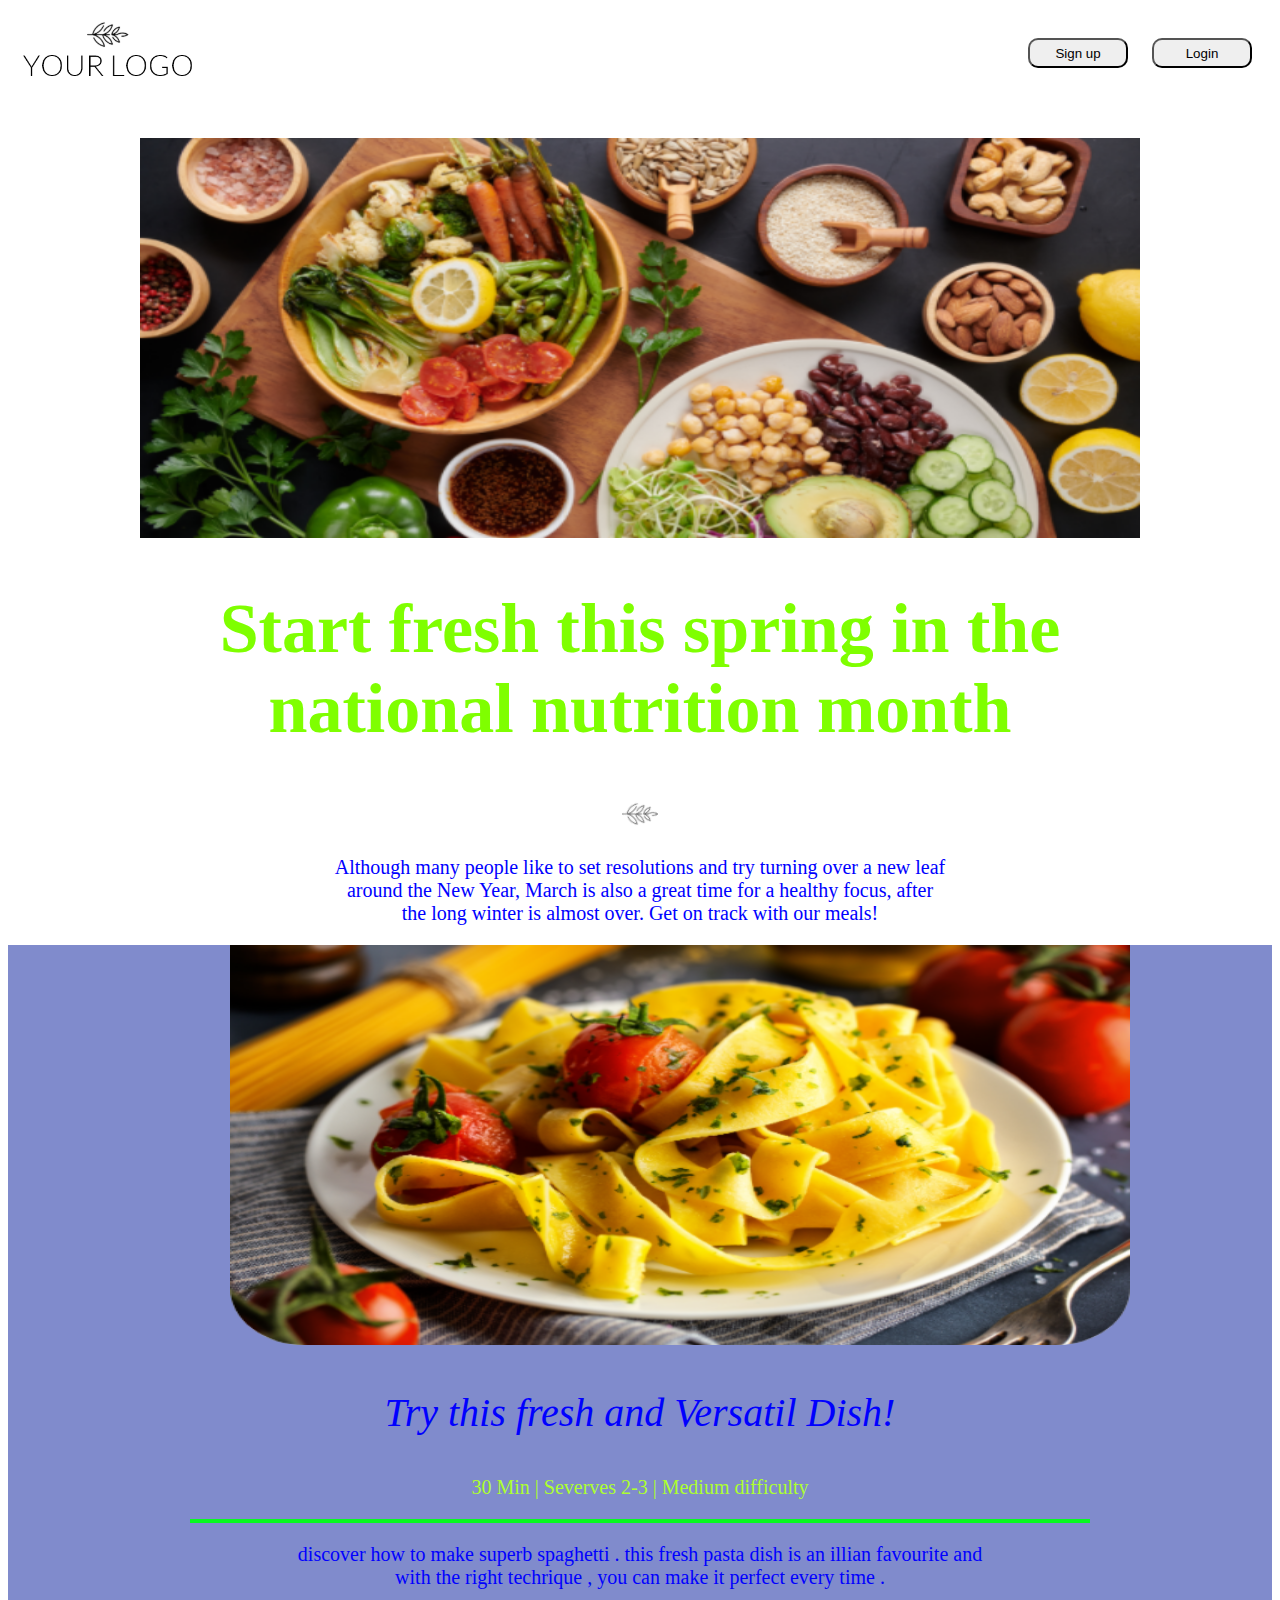
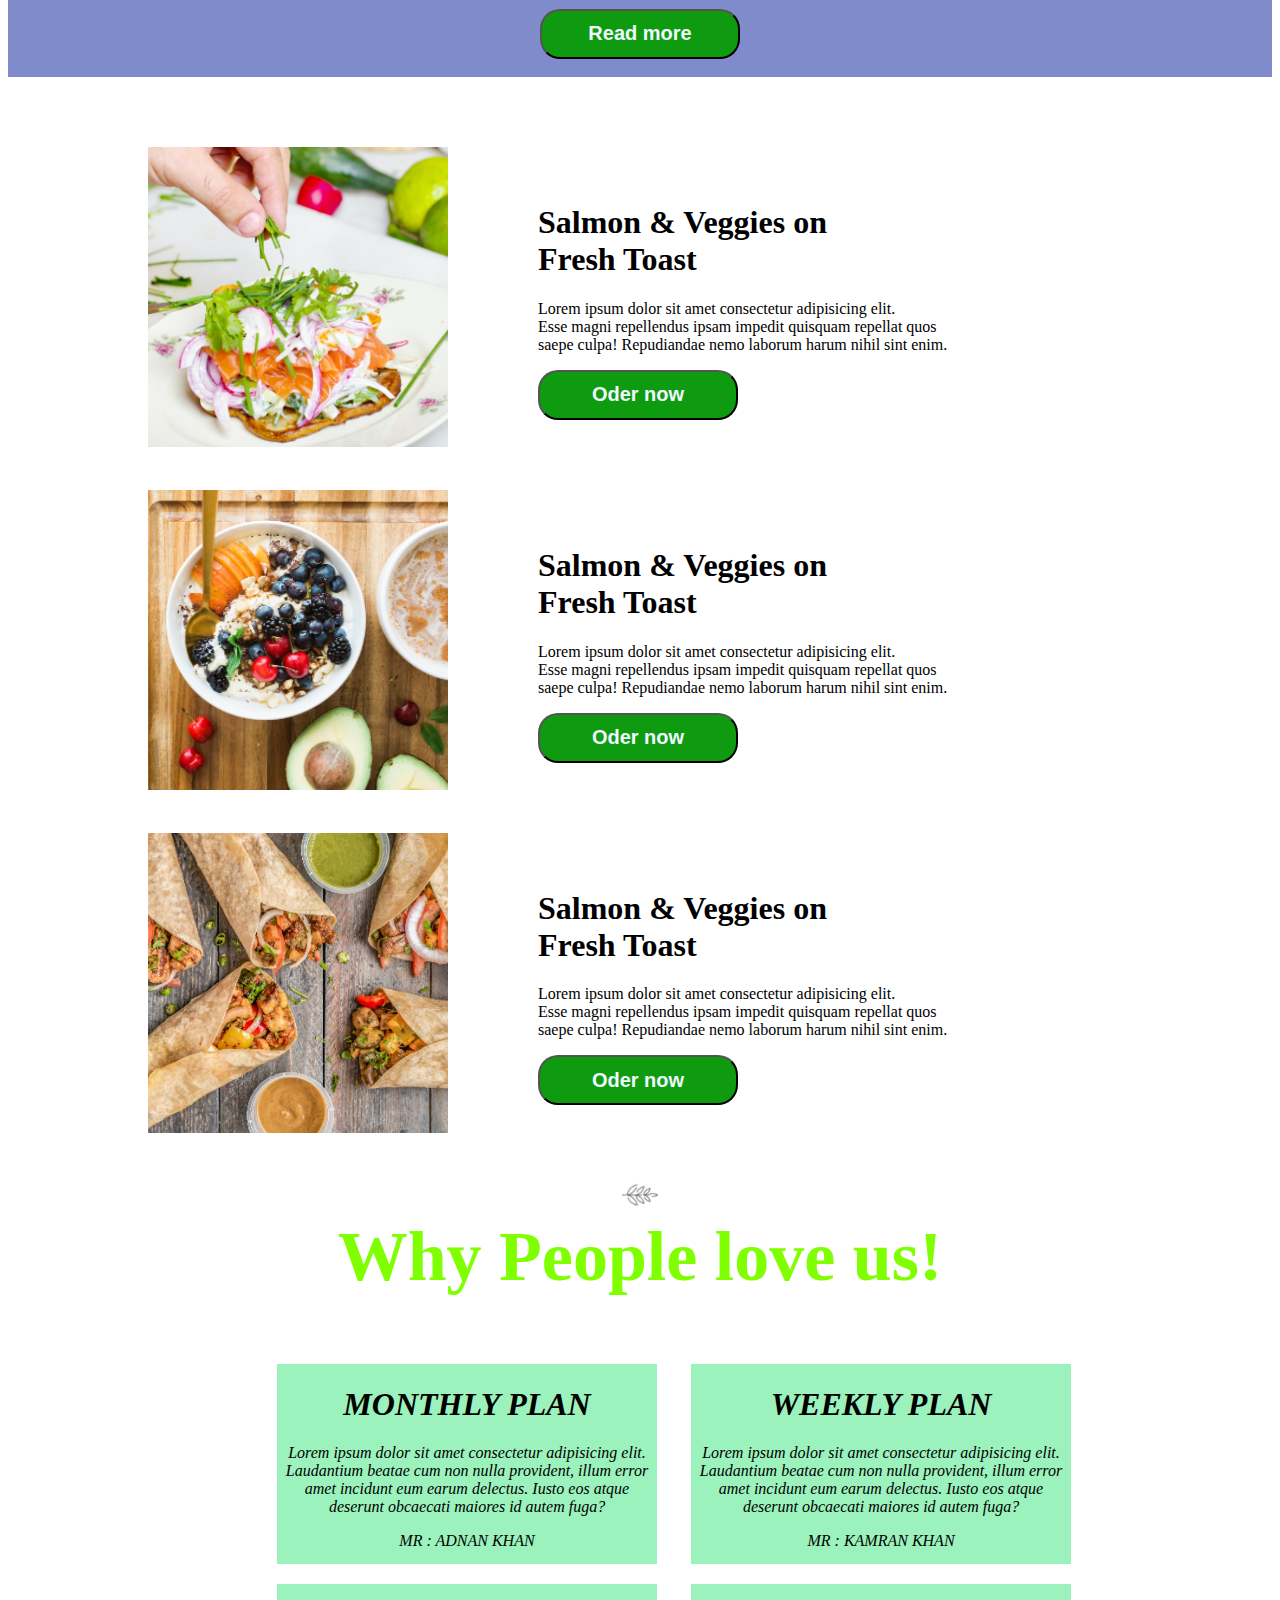
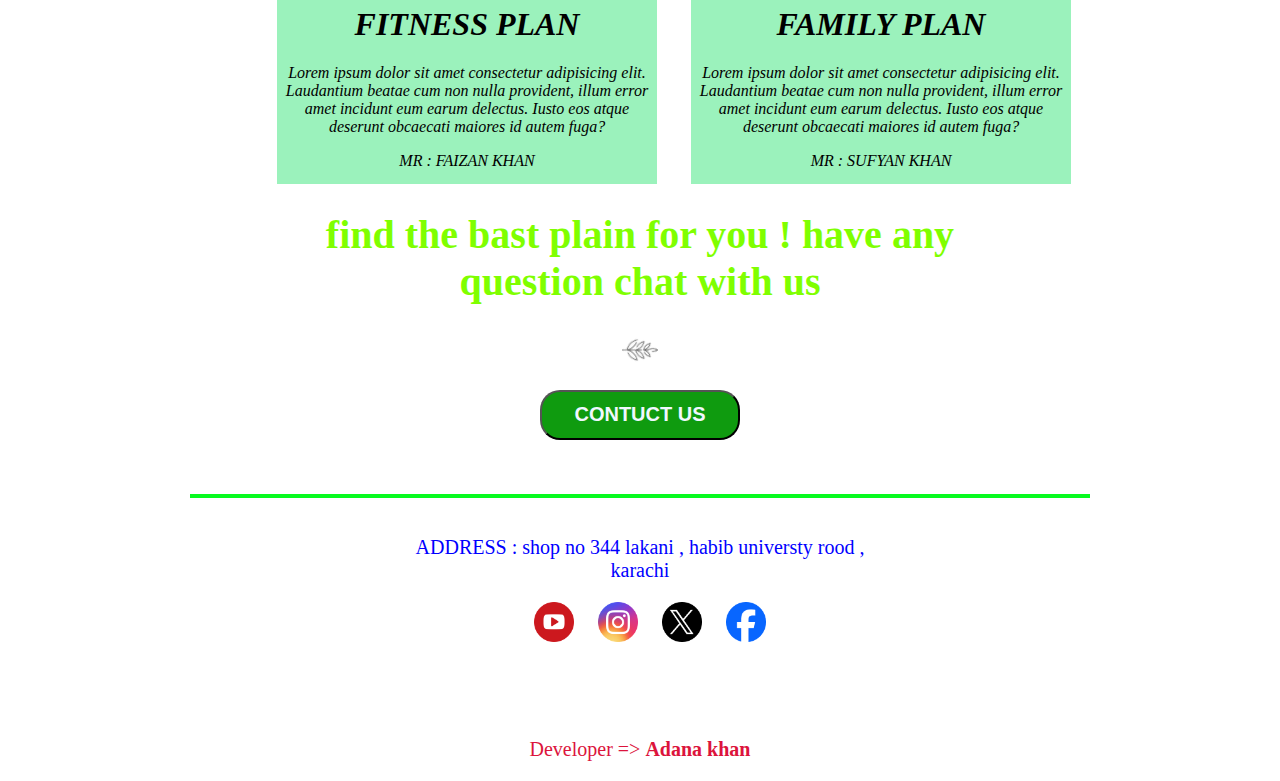
<file: index.html>
<!DOCTYPE html>
<html lang="en">
<head>
    <meta charset="UTF-8">
    <meta name="viewport" content="width=device-width, initial-scale=1.0">
    <link rel="stylesheet" href="style.css">
    <title>E-comarce</title>
</head>
<body>
    <div class="logo"><img src="Logo_Copy_1.png" alt="" id="logo"></div> 
    <div class="navbar">
        <button id="btn" onclick="window.location.href='signup.html'">Sign up</button>
        <button id="btn" onclick="window.location.href='login.html'">Login</button>
    </div>
    <div>
      <center>  <img src="01.png" alt="" id="img01"></center>
        <h1 class="hading1">Start fresh this spring in the <br> national nutrition month</h1>
    </div>
    <div>
       <center> <img src="logo1.jpg" alt="image" class="logo1"></center>
        <p class="paragraph">Although many people like to set resolutions and try turning over a new leaf <br>
             around the New Year, March is also a great time for a healthy focus, after <br> the long winter is almost over. Get on track with our meals!</p>
    </div>
    <div class="old">
      <center>  <img src="pic1.png" alt="" class="pic1">
        <p class="paragraph" style="font-size: 40px; font-style: oblique;">Try this fresh and Versatil Dish!</p>
        <p class="paragraph" style="color: greenyellow;">30 Min  |   Severves 2-3 |  Medium difficulty</p>
        <div class="line"></div>
        <p class="paragraph">discover how to make superb spaghetti . this fresh pasta dish is an illian favourite and <br>
             with the right techrique  , you can make it perfect every time .</p>
         <button class="btn1"><strong>Read more</strong></button></center><br>
    </div>
                                  <!-- oder pages -->
    <div>
    <div class="pic2">
    <img src="pic2.png" alt="">          
    </div>
    <div class="text">
    <br><br>
    <h1>Salmon & Veggies on <br> Fresh Toast</h1>
    <p>Lorem ipsum dolor sit amet consectetur adipisicing elit. <br>
       Esse magni repellendus ipsam impedit quisquam repellat quos <br>
       saepe culpa! Repudiandae nemo laborum harum nihil sint enim. </p>
    <button class="btn1"><strong>Oder now</strong></button>     
    </div>
    </div>
    <div>
        <div class="pic2">
        <img src="pic3.png" alt="">          
        </div>
        <div class="text">
        <br><br>
        <h1>Salmon & Veggies on <br> Fresh Toast</h1>
        <p>Lorem ipsum dolor sit amet consectetur adipisicing elit. <br>
           Esse magni repellendus ipsam impedit quisquam repellat quos <br>
           saepe culpa! Repudiandae nemo laborum harum nihil sint enim. </p>
        <button class="btn1"><strong>Oder now</strong></button>     
        </div>
        </div>
        <div>
            <div class="pic2">
            <img src="pic4.png" alt="">          
            </div>
            <div class="text">
            <br><br>
            <h1>Salmon & Veggies on <br> Fresh Toast</h1>
            <p>Lorem ipsum dolor sit amet consectetur adipisicing elit. <br>
               Esse magni repellendus ipsam impedit quisquam repellat quos <br>
               saepe culpa! Repudiandae nemo laborum harum nihil sint enim. </p>
            <button class="btn1"><strong>Oder now</strong></button>     
            </div>
            </div>
            <br><br><br><br>
    <div>
        <center> <img src="logo1.jpg" alt="image" class="logo1"></center>
        <h1 class="hading1" style="margin-top: 0%;">Why People love  us!</h1>
    </div>
    <div class="div-01">
        <div class="div-02"><h1>MONTHLY PLAN</h1>
            <p>
                Lorem ipsum dolor sit amet consectetur adipisicing elit. Laudantium beatae cum non nulla provident, illum error amet incidunt eum earum delectus. Iusto eos atque deserunt obcaecati maiores id autem fuga?
            </p>
            <p>MR : ADNAN KHAN</p>
        </div>
        <div class="div-02"><h1>WEEKLY PLAN</h1>
            <p>
                Lorem ipsum dolor sit amet consectetur adipisicing elit. Laudantium beatae cum non nulla provident, illum error amet incidunt eum earum delectus. Iusto eos atque deserunt obcaecati maiores id autem fuga?
            </p>
            <p>
                MR : KAMRAN KHAN
            </p>
        </div>
        <div class="div-02"><h1>FITNESS PLAN</h1>
            <p>
                Lorem ipsum dolor sit amet consectetur adipisicing elit. Laudantium beatae cum non nulla provident, illum error amet incidunt eum earum delectus. Iusto eos atque deserunt obcaecati maiores id autem fuga?
            </p>
            <p>
                MR : FAIZAN KHAN
            </p>
        </div>
        <div class="div-02"><h1>FAMILY PLAN</h1>
            <p>
                Lorem ipsum dolor sit amet consectetur adipisicing elit. Laudantium beatae cum non nulla provident, illum error amet incidunt eum earum delectus. Iusto eos atque deserunt obcaecati maiores id autem fuga?
            </p>
            <p>
                MR : SUFYAN KHAN
            </p>
        </div>
    </div>
    <div>
        <h1 class="hading2"><strong>find the bast plain for you ! have any <br>
             question chat with us</strong></h1>
        <center> <img src="logo1.jpg" alt="image" class="logo1">
            <br><br>
        <button class="btn1"><STrong>CONTUCT US</STrong></button>
        <br><br><br><br>
    <div class="line"></div></center>
    <br>
    <p class="paragraph">ADDRESS : shop no 344 lakani , habib universty rood ,<br> karachi</p>
    <div>
        <center>
            <img src="y.png" alt="" class="img-last">
            <img src="i.png" alt="" class="img-last">
            <img src="t.png" alt="" class="img-last">
            <img src="f.png" alt="" class="img-last">
        </center> 
    </div>
    </div>
 <br><br><br><br>
 <p class="paragraph" style="color: crimson;">Developer => <strong> Adana khan</strong> </p>      
</body>
</html>
</file>
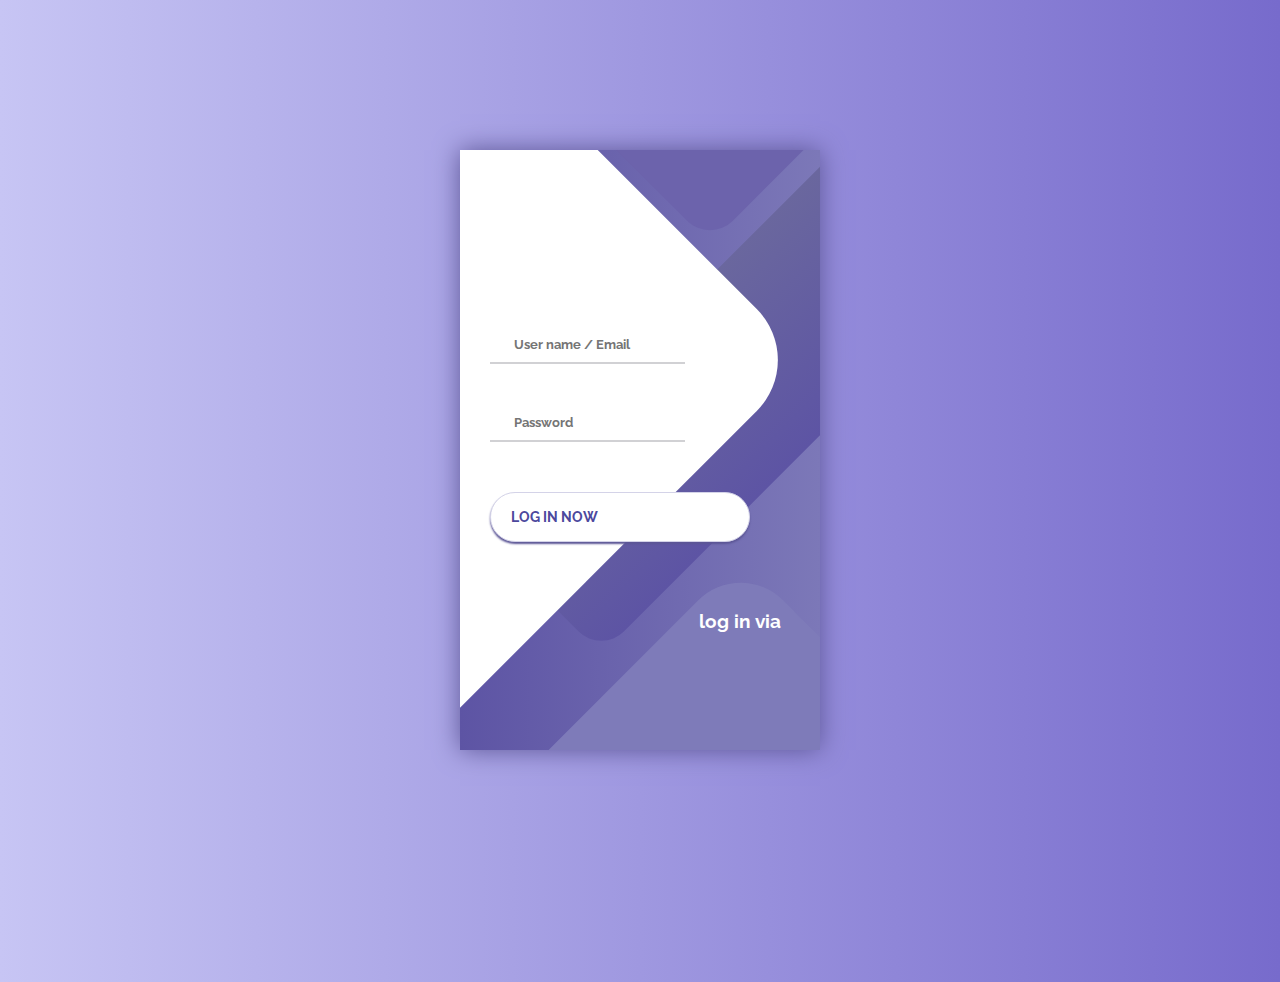
<file: signup.html>
<!DOCTYPE html>
<html lang="en">
<head>
    <meta charset="UTF-8">
    <meta name="viewport" content="width=device-width, initial-scale=1.0">
    <title>signup</title>
    <style>
        @import url('https://fonts.googleapis.com/css?family=Raleway:400,700');

* {
	box-sizing: border-box;
	margin: 0;
	padding: 0;	
	font-family: Raleway, sans-serif;
}

body {
	background: linear-gradient(90deg, #C7C5F4, #776BCC);		
}

.container {
	display: flex;
	align-items: center;
	justify-content: center;
	min-height: 100vh;
}

.screen {		
	background: linear-gradient(90deg, #5D54A4, #7C78B8);		
	position: relative;	
	height: 600px;
	width: 360px;	
	box-shadow: 0px 0px 24px #5C5696;
}

.screen__content {
	z-index: 1;
	position: relative;	
	height: 100%;
}

.screen__background {		
	position: absolute;
	top: 0;
	left: 0;
	right: 0;
	bottom: 0;
	z-index: 0;
	-webkit-clip-path: inset(0 0 0 0);
	clip-path: inset(0 0 0 0);	
}

.screen__background__shape {
	transform: rotate(45deg);
	position: absolute;
}

.screen__background__shape1 {
	height: 520px;
	width: 520px;
	background: #FFF;	
	top: -50px;
	right: 120px;	
	border-radius: 0 72px 0 0;
}

.screen__background__shape2 {
	height: 220px;
	width: 220px;
	background: #6C63AC;	
	top: -172px;
	right: 0;	
	border-radius: 32px;
}

.screen__background__shape3 {
	height: 540px;
	width: 190px;
	background: linear-gradient(270deg, #5D54A4, #6A679E);
	top: -24px;
	right: 0;	
	border-radius: 32px;
}

.screen__background__shape4 {
	height: 400px;
	width: 200px;
	background: #7E7BB9;	
	top: 420px;
	right: 50px;	
	border-radius: 60px;
}

.login {
	width: 320px;
	padding: 30px;
	padding-top: 156px;
}

.login__field {
	padding: 20px 0px;	
	position: relative;	
}

.login__icon {
	position: absolute;
	top: 30px;
	color: #7875B5;
}

.login__input {
	border: none;
	border-bottom: 2px solid #D1D1D4;
	background: none;
	padding: 10px;
	padding-left: 24px;
	font-weight: 700;
	width: 75%;
	transition: .2s;
}

.login__input:active,
.login__input:focus,
.login__input:hover {
	outline: none;
	border-bottom-color: #6A679E;
}

.login__submit {
	background: #fff;
	font-size: 14px;
	margin-top: 30px;
	padding: 16px 20px;
	border-radius: 26px;
	border: 1px solid #D4D3E8;
	text-transform: uppercase;
	font-weight: 700;
	display: flex;
	align-items: center;
	width: 100%;
	color: #4C489D;
	box-shadow: 0px 2px 2px #5C5696;
	cursor: pointer;
	transition: .2s;
}

.login__submit:active,
.login__submit:focus,
.login__submit:hover {
	border-color: #6A679E;
	outline: none;
}

.button__icon {
	font-size: 24px;
	margin-left: auto;
	color: #7875B5;
}

.social-login {	
	position: absolute;
	height: 140px;
	width: 160px;
	text-align: center;
	bottom: 0px;
	right: 0px;
	color: #fff;
}

.social-icons {
	display: flex;
	align-items: center;
	justify-content: center;
}

.social-login__icon {
	padding: 20px 10px;
	color: #fff;
	text-decoration: none;	
	text-shadow: 0px 0px 8px #7875B5;
}

.social-login__icon:hover {
	transform: scale(1.5);	
}
    </style>

</head>
<body>
    <div class="container">
        <div class="screen">
            <div class="screen__content">
                <form class="login">
                    <div class="login__field">
                        <i class="login__icon fas fa-user"></i>
                        <input type="text" class="login__input" placeholder="User name / Email">
                    </div>
                    <div class="login__field">
                        <i class="login__icon fas fa-lock"></i>
                        <input type="password" class="login__input" placeholder="Password">
                    </div>
                    <button class="button login__submit">
                        <span class="button__text">Log In Now</span>
                        <i class="button__icon fas fa-chevron-right"></i>
                    </button>				
                </form>
                <div class="social-login">
                    <h3>log in via</h3>
                    <div class="social-icons">
                        <a href="#" class="social-login__icon fab fa-instagram"></a>
                        <a href="#" class="social-login__icon fab fa-facebook"></a>
                        <a href="#" class="social-login__icon fab fa-twitter"></a>
                    </div>
                </div>
            </div>
            <div class="screen__background">
                <span class="screen__background__shape screen__background__shape4"></span>
                <span class="screen__background__shape screen__background__shape3"></span>		
                <span class="screen__background__shape screen__background__shape2"></span>
                <span class="screen__background__shape screen__background__shape1"></span>
            </div>		
        </div>
    </div>
</body>
</html>
</file>
<file: style.css>
#logo{
    width: 200px;
    position: absolute;
}
.navbar{
    margin-left: 1000px;
    
}
#btn{
    margin-top: 30px;
    margin-left: 20px;
    border-radius: 10px;
    width: 100px;
    height: 30px;
    

}
#img01{
    margin-top: 70px;
    
    width: 1000px;
    height: 400px;
}
.hading1{
 color: chartreuse;
 font-size: 70px;
 text-align: center;   
}
.hading2{
    color: chartreuse;
    font-size: 40px;
    text-align: center;   
}
.paragraph{color: blue; 
text-align: center;
font-size: 20px;

}
.pic1{ margin-top: 70px;
    margin-left: 80px;
    width: 900px;
    height: 400px;
    margin-top: 0px;        
}
    .old{
        background-color:rgb(128, 139, 204);
    }
    .line{
        background-color: rgb(8, 250, 32);
        width: 900px;
        height: 4px;
        ;
    }
    .btn1{
        height: 50px;
        width: 200px;
        border-radius: 20px;
        font-size: 20px;
        color: aliceblue;
        background-color: rgb(15, 155, 15);
    }
    .logo2{
        margin-top: 40px;
    }
    .para{text-align: center;
        color: rgb(25, 207, 95); 
        font-size: 50px;
        margin-top: 0px;}
    
    .pic2{
         position: absolute; margin-left: 140px;
    }
    .text{
        margin-left: 530px; margin-top: 70px;
    }
    .div-01{
        margin-left: 239px;
    }
    .div-02{
        width: 380px;
        height: 200px;
        display: inline-block;
        margin-left: 30px;
        margin-top: 20px;
        text-align: center;
        font-style: oblique;
        background-color: rgb(155, 242, 188);

    }
    .img-last{
        margin-left: 20px;
        width: 40px;
    }
</file>
